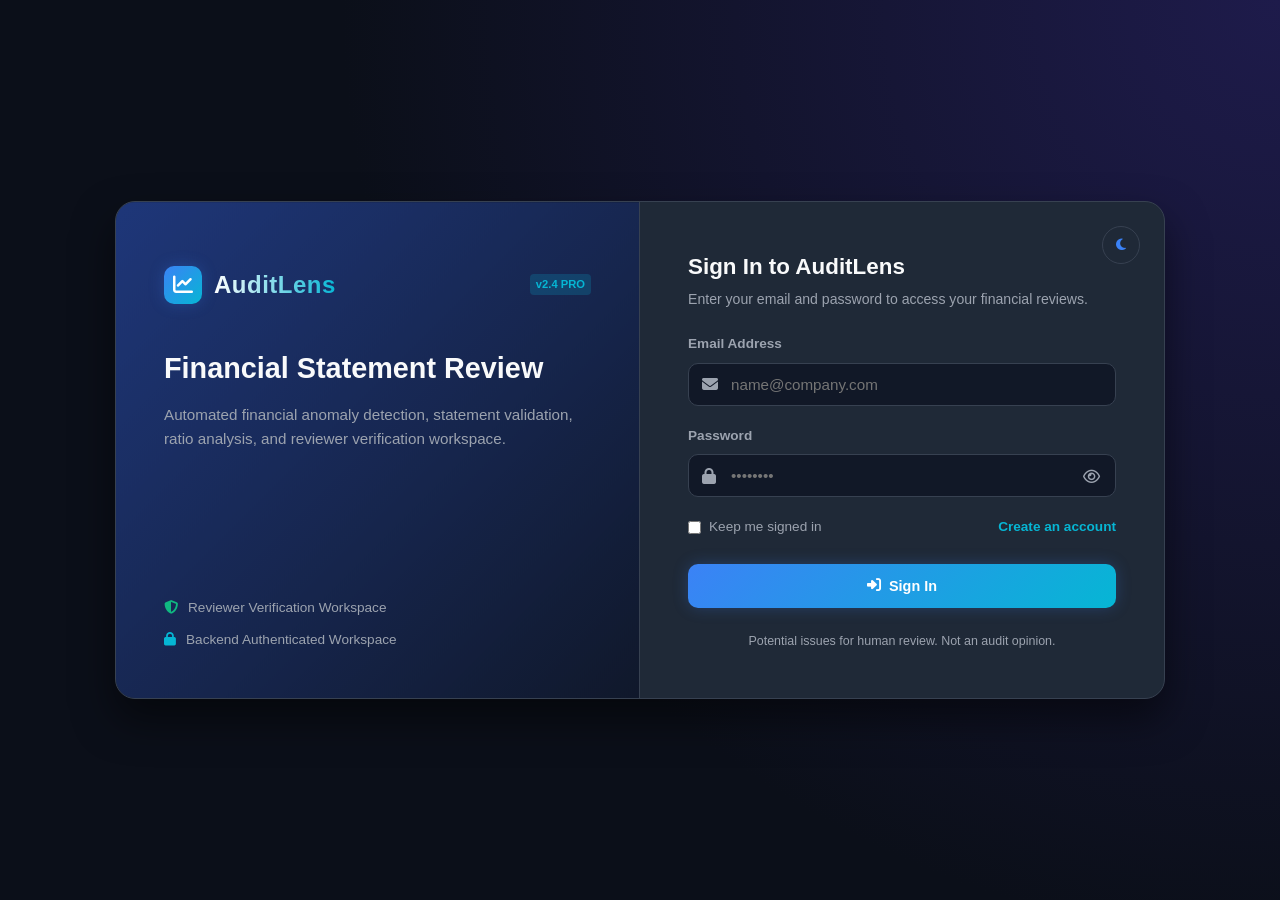
<file: ui/index.html>
<!DOCTYPE html>
<html lang="en">
<head>
  <meta charset="UTF-8">
  <meta name="viewport" content="width=device-width, initial-scale=1.0">
  <title>AuditLens - Financial Review Portal Sign In</title>
  <link rel="stylesheet" href="css/style.css">
  <link rel="stylesheet" href="https://cdnjs.cloudflare.com/ajax/libs/font-awesome/6.4.0/css/all.min.css">
  <style>
    body.login-page {
      background: radial-gradient(circle at top right, #1e1b4b, #0b0f19 60%);
      display: flex;
      align-items: center;
      justify-content: center;
      padding: 20px;
      min-height: 100vh;
    }
    .login-wrapper {
      width: 100%;
      max-width: 1050px;
      display: grid;
      grid-template-columns: 1fr 1fr;
      background-color: var(--bg-card);
      border: 1px solid var(--border-color);
      border-radius: 20px;
      overflow: hidden;
      box-shadow: 0 20px 40px rgba(0, 0, 0, 0.5);
    }
    .login-banner {
      background: linear-gradient(135deg, rgba(30, 58, 138, 0.8), rgba(15, 23, 42, 0.95)), url('https://images.unsplash.com/photo-1611974789855-9c2a0a7236a3?auto=format&fit=crop&w=800&q=80');
      background-size: cover;
      background-position: center;
      padding: 48px;
      display: flex;
      flex-direction: column;
      justify-content: space-between;
      border-right: 1px solid var(--border-color);
    }
    .login-form-area {
      padding: 48px;
      display: flex;
      flex-direction: column;
      justify-content: center;
      position: relative;
    }
    .input-group {
      margin-bottom: 20px;
      display: flex;
      flex-direction: column;
      gap: 8px;
    }
    .input-group label {
      font-size: 0.85rem;
      font-weight: 600;
      color: var(--text-muted);
    }
    .input-wrapper {
      position: relative;
    }
    .input-wrapper input {
      width: 100%;
      padding: 12px 42px 12px 42px;
      background-color: var(--bg-input);
      border: 1px solid var(--border-color);
      border-radius: var(--radius-md);
      color: var(--text-main);
      font-size: 0.95rem;
    }
    .input-wrapper input:focus {
      outline: none;
      border-color: var(--accent-cyan);
      box-shadow: 0 0 10px rgba(6, 182, 212, 0.2);
    }
    .input-wrapper > i {
      position: absolute;
      left: 14px;
      top: 50%;
      transform: translateY(-50%);
      color: var(--text-muted);
    }
    .toggle-password-btn {
      position: absolute;
      right: 12px;
      top: 50%;
      transform: translateY(-50%);
      background: none;
      border: none;
      color: var(--text-muted);
      cursor: pointer;
      padding: 4px;
      font-size: 0.95rem;
    }
    .toggle-password-btn:hover {
      color: var(--text-main);
    }
    .auth-alert {
      padding: 12px 16px;
      border-radius: var(--radius-md);
      font-size: 0.85rem;
      margin-bottom: 16px;
      display: none;
      align-items: center;
      gap: 10px;
      background: var(--status-danger-bg);
      color: var(--status-danger);
      border: 1px solid rgba(239, 68, 68, 0.3);
    }
    .checkbox-row {
      display: flex;
      align-items: center;
      justify-content: space-between;
      margin-bottom: 20px;
      font-size: 0.85rem;
    }
    .checkbox-row label {
      display: flex;
      align-items: center;
      gap: 8px;
      cursor: pointer;
      color: var(--text-muted);
    }
    .login-footer-line {
      text-align: center;
      margin-top: 24px;
      font-size: 0.78rem;
      color: var(--text-muted);
    }
    @media (max-width: 850px) {
      .login-wrapper {
        grid-template-columns: 1fr;
      }
      .login-banner {
        display: none;
      }
    }
  </style>
</head>
<body class="login-page">

  <div class="login-wrapper">
    <!-- Left Hero Banner -->
    <div class="login-banner">
      <div>
        <div class="brand-header" style="border: none; padding: 0; margin-bottom: 30px;">
          <div class="brand-icon"><i class="fa-solid fa-chart-line"></i></div>
          <div class="brand-name" style="font-size: 1.5rem;">AuditLens</div>
          <span class="brand-tag">v2.4 PRO</span>
        </div>
        <h2 style="font-size: 1.8rem; margin-bottom: 16px; font-weight: 700; line-height: 1.3;">Financial Statement Review</h2>
        <p style="color: var(--text-muted); font-size: 0.95rem; line-height: 1.6;">
          Automated financial anomaly detection, statement validation, ratio analysis, and reviewer verification workspace.
        </p>
      </div>

      <div style="display: flex; flex-direction: column; gap: 12px; margin-top: 40px;">
        <div style="display: flex; align-items: center; gap: 10px; font-size: 0.85rem; color: var(--text-muted);">
          <i class="fa-solid fa-shield-halved" style="color: var(--status-success);"></i> Reviewer Verification Workspace
        </div>
        <div style="display: flex; align-items: center; gap: 10px; font-size: 0.85rem; color: var(--text-muted);">
          <i class="fa-solid fa-lock" style="color: var(--accent-cyan);"></i> Backend Authenticated Workspace
        </div>
      </div>
    </div>

    <!-- Right Sign In Form Area -->
    <div class="login-form-area">
      <button class="header-btn" id="themeToggleBtn" style="position: absolute; top: 24px; right: 24px;" title="Toggle Theme">
        <i class="fa-solid fa-moon"></i>
      </button>

      <div style="margin-bottom: 24px;">
        <h3 style="font-size: 1.4rem; font-weight: 700; margin-bottom: 6px;">Sign In to AuditLens</h3>
        <p style="font-size: 0.88rem; color: var(--text-muted);">Enter your email and password to access your financial reviews.</p>
      </div>

      <div id="authAlertArea" class="auth-alert"></div>

      <form id="loginForm">
        <div class="input-group">
          <label for="emailInput">Email Address</label>
          <div class="input-wrapper">
            <i class="fa-solid fa-envelope"></i>
            <input type="email" id="emailInput" placeholder="name@company.com" autocomplete="email" required>
          </div>
        </div>

        <div class="input-group">
          <label for="passwordInput">Password</label>
          <div class="input-wrapper">
            <i class="fa-solid fa-lock"></i>
            <input type="password" id="passwordInput" placeholder="••••••••" autocomplete="current-password" required>
            <button type="button" class="toggle-password-btn" id="togglePasswordBtn" title="Toggle password visibility">
              <i class="fa-regular fa-eye"></i>
            </button>
          </div>
        </div>

        <div class="checkbox-row">
          <label for="rememberMeCheck">
            <input type="checkbox" id="rememberMeCheck">
            Keep me signed in
          </label>
          <a href="signup.html" style="color: var(--accent-cyan); text-decoration: none; font-weight: 600;">Create an account</a>
        </div>

        <button type="submit" id="loginSubmitBtn" class="btn btn-primary" style="width: 100%; justify-content: center; padding: 14px; margin-top: 6px;">
          <i class="fa-solid fa-right-to-bracket"></i> Sign In
        </button>
      </form>

      <div class="login-footer-line">
        Potential issues for human review. Not an audit opinion.
      </div>
    </div>
  </div>

  <script src="js/theme.js"></script>
  <script src="js/auth.js"></script>
  <script src="js/api.js"></script>
  <script src="js/login.js"></script>
</body>
</html>
</file>
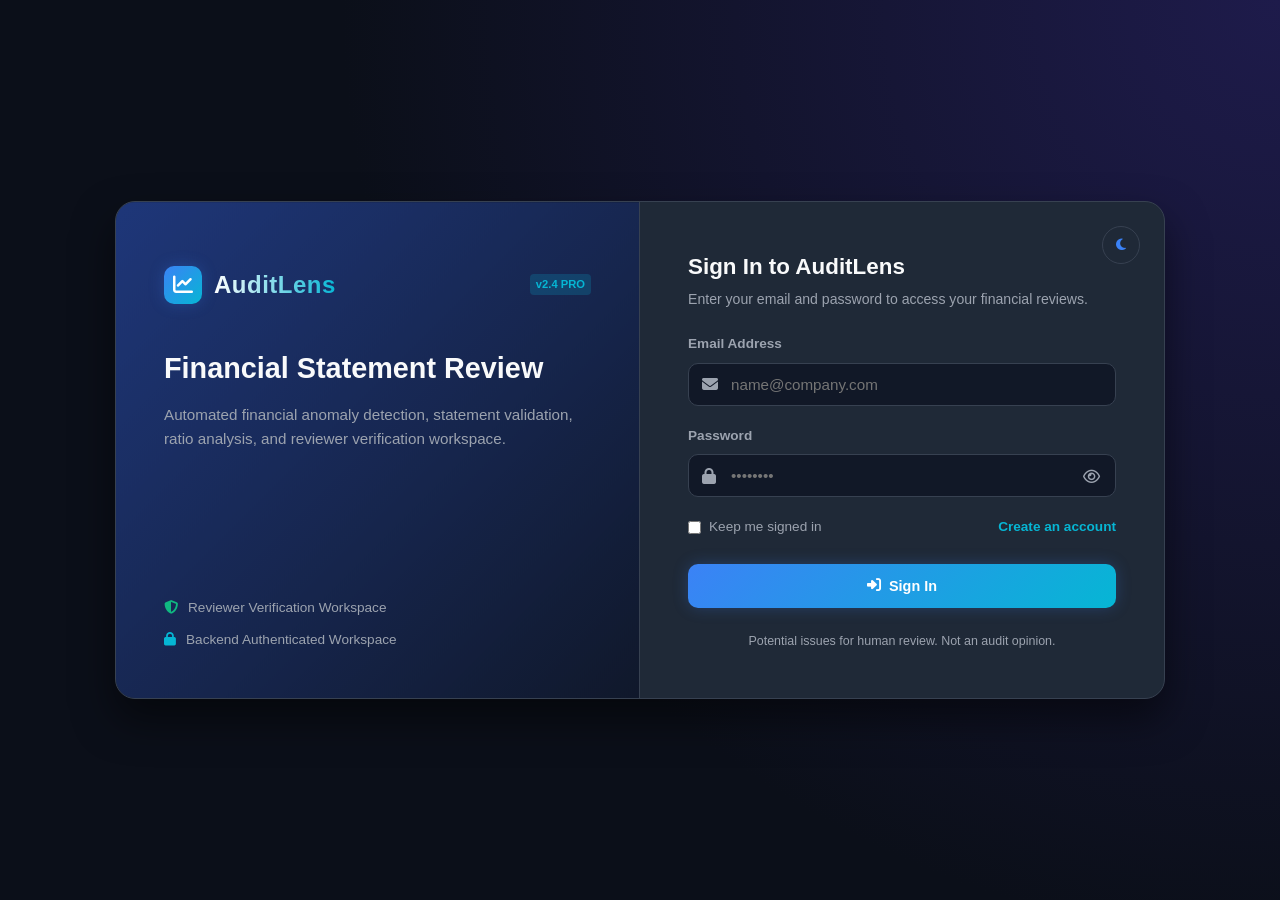
<file: ui/chatbot.html>
<!DOCTYPE html>
<html lang="en">
<head>
  <meta charset="UTF-8">
  <meta name="viewport" content="width=device-width, initial-scale=1.0">
  <title>AuditLens - AI Summary</title>
  <link rel="stylesheet" href="css/style.css">
  <link rel="stylesheet" href="https://cdnjs.cloudflare.com/ajax/libs/font-awesome/6.4.0/css/all.min.css">
</head>
<body>

  <div class="app-container">
    <!-- Sidebar Navigation -->
    <aside class="sidebar">
      <div class="brand-header">
        <div class="brand-icon"><i class="fa-solid fa-chart-line"></i></div>
        <div class="brand-name">AuditLens</div>
        <span class="brand-tag">AGENT</span>
      </div>

      <ul class="nav-menu">
        <li class="nav-item">
          <a href="dashboard.html"><i class="fa-solid fa-gauge-high"></i> Dashboard</a>
        </li>
        <li class="nav-item">
          <a href="upload.html"><i class="fa-solid fa-cloud-arrow-up"></i> Upload Statements</a>
        </li>
        <li class="nav-item">
          <a href="findings.html"><i class="fa-solid fa-triangle-exclamation"></i> Audit Findings</a>
        </li>
        <li class="nav-item">
          <a href="trends.html"><i class="fa-solid fa-chart-area"></i> Ratio Trends</a>
        </li>
        <li class="nav-item">
          <a href="risk.html"><i class="fa-solid fa-shield-cat"></i> Risk Matrix</a>
        </li>
        <li class="nav-item active">
          <a href="chatbot.html"><i class="fa-solid fa-robot"></i> AI Summary</a>
        </li>
      </ul>

      <div class="sidebar-footer">
        <div class="user-profile">
          <div class="avatar" id="userAvatar">FA</div>
          <div class="user-info">
            <span class="user-name" id="userNameDisplay">Auditor User</span>
            <span class="user-role" id="userRoleDisplay">Senior Financial Auditor</span>
          </div>
        </div>
      </div>
    </aside>

    <!-- Main Content Area -->
    <main class="main-wrapper">
      <header class="top-header">
        <div class="page-title-group">
          <h1>AI Executive Statement Summary</h1>
          <p id="summarySubhead">Autonomous AI synthesis of financial statement data, ratios, and risk flags.</p>
        </div>

        <div class="header-actions">
          <button class="header-btn" id="themeToggleBtn" title="Toggle Theme">
            <i class="fa-solid fa-moon"></i>
          </button>
          <button class="btn btn-secondary btn-sm" onclick="signOut()" title="Sign Out">
            <i class="fa-solid fa-right-from-bracket"></i> Sign Out
          </button>
        </div>
      </header>

      <div class="content-container" id="summaryContainer">
        <!-- Will be populated dynamically by js/chatbot.js -->
      </div>
    </main>
  </div>

  <script src="js/theme.js"></script>
  <script src="js/auth.js"></script>
  <script src="js/api.js"></script>
  <script src="js/chatbot.js"></script>
</body>
</html>
</file>
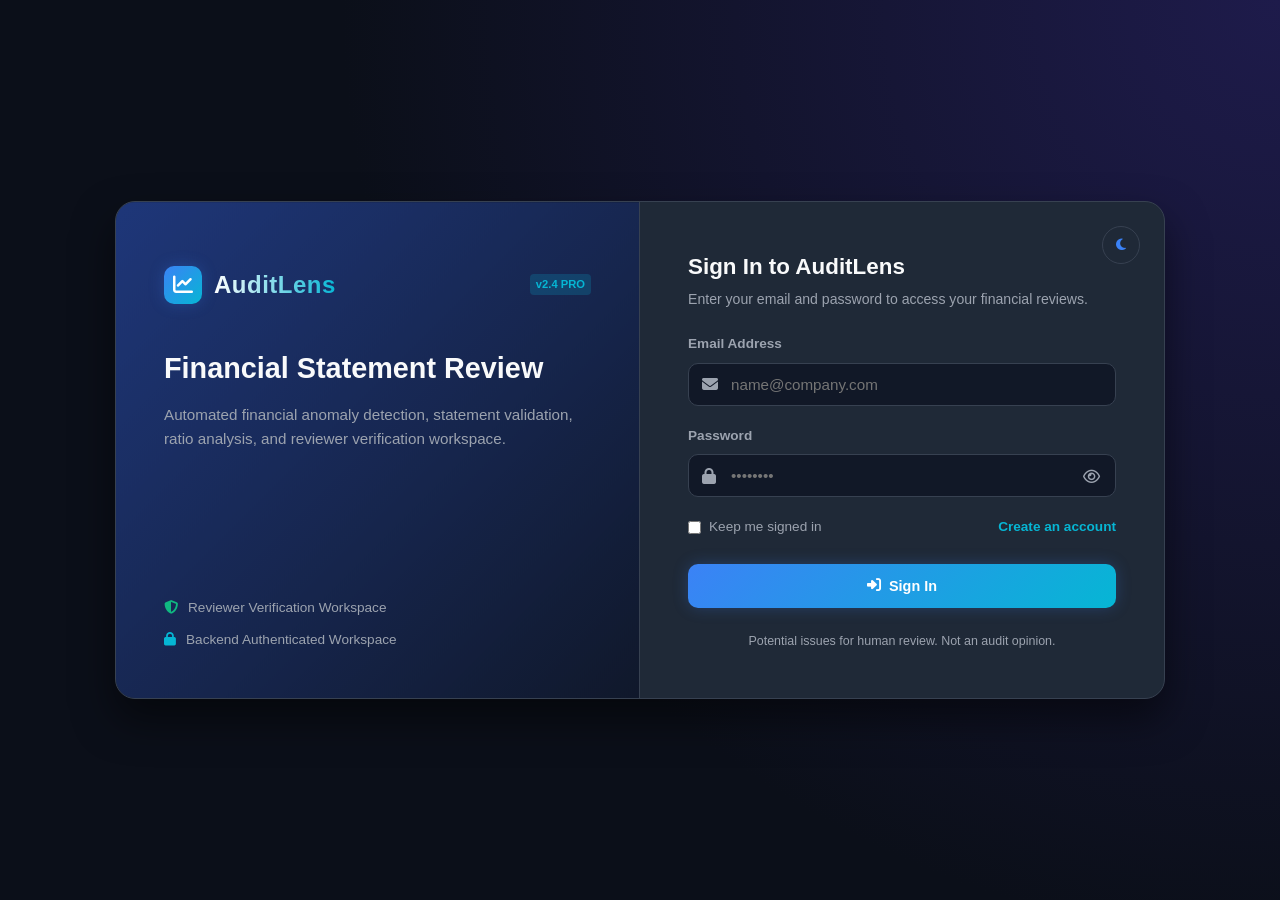
<file: ui/findings.html>
<!DOCTYPE html>
<html lang="en">
<head>
  <meta charset="UTF-8">
  <meta name="viewport" content="width=device-width, initial-scale=1.0">
  <title>AuditLens - Audit & Anomaly Findings</title>
  <link rel="stylesheet" href="css/style.css">
  <link rel="stylesheet" href="https://cdnjs.cloudflare.com/ajax/libs/font-awesome/6.4.0/css/all.min.css">
</head>
<body>

  <div class="app-container">
    <!-- Sidebar Navigation -->
    <aside class="sidebar">
      <div class="brand-header">
        <div class="brand-icon"><i class="fa-solid fa-chart-line"></i></div>
        <div class="brand-name">AuditLens</div>
        <span class="brand-tag">AGENT</span>
      </div>

      <ul class="nav-menu">
        <li class="nav-item">
          <a href="dashboard.html"><i class="fa-solid fa-gauge-high"></i> Dashboard</a>
        </li>
        <li class="nav-item">
          <a href="upload.html"><i class="fa-solid fa-cloud-arrow-up"></i> Upload Statements</a>
        </li>
        <li class="nav-item active">
          <a href="findings.html"><i class="fa-solid fa-triangle-exclamation"></i> Audit Findings</a>
        </li>
        <li class="nav-item">
          <a href="trends.html"><i class="fa-solid fa-chart-area"></i> Ratio Trends</a>
        </li>
        <li class="nav-item">
          <a href="risk.html"><i class="fa-solid fa-shield-cat"></i> Risk Matrix</a>
        </li>
        <li class="nav-item">
          <a href="chatbot.html"><i class="fa-solid fa-robot"></i> AI Summary</a>
        </li>
      </ul>

      <div class="sidebar-footer">
        <div class="user-profile">
          <div class="avatar" id="userAvatar">FA</div>
          <div class="user-info">
            <span class="user-name" id="userNameDisplay">Auditor User</span>
            <span class="user-role" id="userRoleDisplay">Senior Financial Auditor</span>
          </div>
        </div>
      </div>
    </aside>

    <!-- Main Content Area -->
    <main class="main-wrapper">
      <header class="top-header">
        <div class="page-title-group">
          <h1>Potential Issues Requiring Review</h1>
          <p id="findingsSubhead">Potential inconsistencies and anomaly flags detected by AuditLens review rules.</p>
        </div>

        <div class="header-actions">
          <button class="header-btn" id="themeToggleBtn" title="Toggle Theme">
            <i class="fa-solid fa-moon"></i>
          </button>
          <button class="btn btn-secondary btn-sm" id="exportCsvBtn"><i class="fa-solid fa-download"></i> Export CSV Report</button>
          <button class="btn btn-secondary btn-sm" onclick="signOut()" title="Sign Out">
            <i class="fa-solid fa-right-from-bracket"></i> Sign Out
          </button>
        </div>
      </header>

      <div class="content-container" id="findingsContainer">
        <!-- Filter Bar Card -->
        <div class="card" style="padding: 18px 24px;">
          <div style="display: flex; gap: 16px; flex-wrap: wrap; align-items: center; justify-content: space-between;">
            <div style="display: flex; gap: 12px; flex-wrap: wrap; flex: 1;">
              <div class="search-bar" style="min-width: 240px;">
                <i class="fa-solid fa-magnifying-glass"></i>
                <input type="text" id="filterKeyword" placeholder="Search finding ref, description, metric...">
              </div>

              <select id="filterSource" class="btn btn-secondary" style="padding: 8px 14px; font-size: 0.85rem;">
                <option value="ALL">All Sources</option>
                <option value="Validation">Validation Rule</option>
                <option value="Anomaly">Anomaly Flag</option>
                <option value="Deviation">Trend Deviation</option>
                <option value="Recurring">Recurring Issue</option>
                <option value="Peer">Peer Comparison</option>
              </select>

              <select id="filterSeverity" class="btn btn-secondary" style="padding: 8px 14px; font-size: 0.85rem;">
                <option value="ALL">All Severities</option>
                <option value="CRITICAL">Critical</option>
                <option value="HIGH">High</option>
                <option value="MEDIUM">Medium</option>
                <option value="LOW">Low</option>
              </select>

              <select id="filterCompany" class="btn btn-secondary" style="padding: 8px 14px; font-size: 0.85rem;">
                <option value="ALL">All Companies</option>
              </select>
            </div>

            <div style="font-size: 0.85rem; color: var(--text-muted);">
              Showing <strong id="findingsCount" style="color: var(--accent-cyan);">0</strong> Potential Issues
            </div>
          </div>
        </div>

        <!-- Findings Table -->
        <div class="card">
          <div class="table-responsive">
            <table class="custom-table" id="findingsTable">
              <thead>
                <tr>
                  <th>Finding Ref</th>
                  <th>Source</th>
                  <th>Topic / Rule</th>
                  <th>Description</th>
                  <th>Severity</th>
                  <th>Status</th>
                  <th>Action</th>
                </tr>
              </thead>
              <tbody id="findingsTableBody">
                <!-- Data populated dynamically -->
              </tbody>
            </table>
          </div>
        </div>

        <footer class="page-footer">
          Potential issues for human review. Not an audit opinion.
        </footer>
      </div>
    </main>
  </div>

  <!-- Detail / Inspect Modal -->
  <div class="modal-backdrop" id="findingModal">
    <div class="modal-card">
      <button class="modal-close" id="modalCloseBtn"><i class="fa-solid fa-xmark"></i></button>
      
      <div style="display: flex; align-items: center; gap: 12px; margin-bottom: 16px;">
        <span class="badge" id="modalSeverityBadge">HIGH</span>
        <span style="color: var(--text-muted); font-size: 0.85rem;" id="modalRefId">-</span>
        <span class="badge badge-low" id="modalSourceBadge">Source</span>
      </div>

      <h2 id="modalTitle" style="font-size: 1.35rem; font-weight: 700; margin-bottom: 12px; color: var(--text-main);">Finding Detail</h2>
      
      <div style="background-color: var(--bg-input); border: 1px solid var(--border-color); border-radius: var(--radius-md); padding: 16px; margin-bottom: 20px;">
        <div style="font-size: 0.8rem; color: var(--accent-cyan); font-weight: 600; margin-bottom: 6px;">
          <i class="fa-solid fa-robot"></i> AuditLens Agent Findings & Reasoning:
        </div>
        <p id="modalReasoning" style="font-size: 0.9rem; color: var(--text-main); line-height: 1.6;">-</p>
      </div>

      <!-- Additional Details Key-Value Grid -->
      <div id="modalDetailsGrid" style="display: grid; grid-template-columns: 1fr 1fr; gap: 12px; margin-bottom: 20px; font-size: 0.88rem;"></div>

      <!-- Action Recording Status & Buttons -->
      <div id="modalActionStatusArea" style="margin-bottom: 16px; display: none;" class="badge badge-low"></div>

      <div style="border-top: 1px solid var(--border-color); padding-top: 16px; display: flex; justify-content: flex-end; gap: 10px; flex-wrap: wrap;">
        <button class="btn btn-secondary btn-sm" id="modalAcknowledgeBtn">
          <i class="fa-solid fa-check"></i> Acknowledge
        </button>
        <button class="btn btn-secondary btn-sm" id="modalFlagBtn">
          <i class="fa-solid fa-flag"></i> Flag for Follow-up
        </button>
        <button class="btn btn-secondary btn-sm" id="modalDismissBtn">
          <i class="fa-solid fa-xmark"></i> Dismiss
        </button>
      </div>
    </div>
  </div>

  <script src="js/theme.js"></script>
  <script src="js/auth.js"></script>
  <script src="js/api.js"></script>
  <script src="js/findings.js"></script>
</body>
</html>
</file>
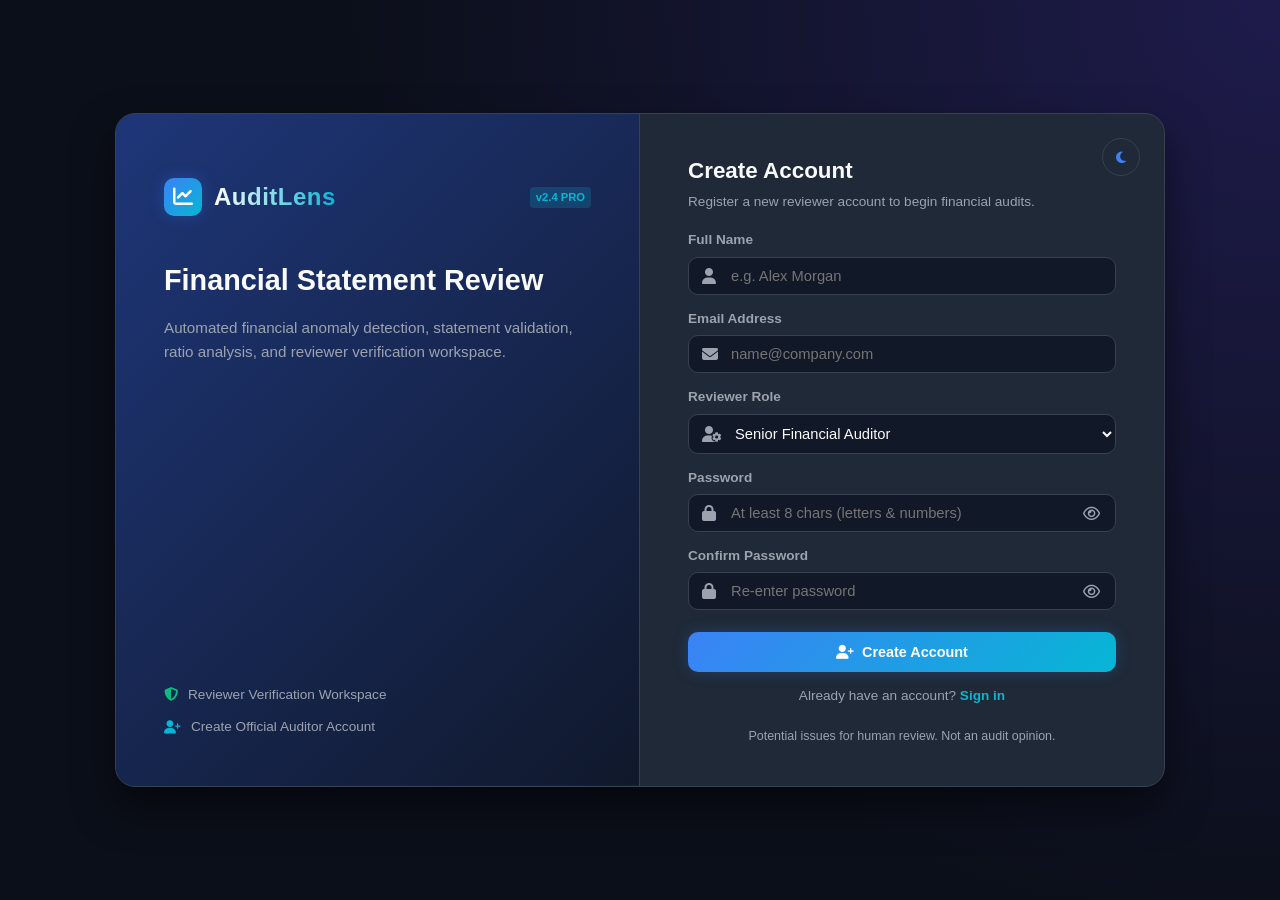
<file: ui/signup.html>
<!DOCTYPE html>
<html lang="en">
<head>
  <meta charset="UTF-8">
  <meta name="viewport" content="width=device-width, initial-scale=1.0">
  <title>AuditLens - Create Account</title>
  <link rel="stylesheet" href="css/style.css">
  <link rel="stylesheet" href="https://cdnjs.cloudflare.com/ajax/libs/font-awesome/6.4.0/css/all.min.css">
  <style>
    body.login-page {
      background: radial-gradient(circle at top right, #1e1b4b, #0b0f19 60%);
      display: flex;
      align-items: center;
      justify-content: center;
      padding: 20px;
      min-height: 100vh;
    }
    .login-wrapper {
      width: 100%;
      max-width: 1050px;
      display: grid;
      grid-template-columns: 1fr 1fr;
      background-color: var(--bg-card);
      border: 1px solid var(--border-color);
      border-radius: 20px;
      overflow: hidden;
      box-shadow: 0 20px 40px rgba(0, 0, 0, 0.5);
    }
    .login-banner {
      background: linear-gradient(135deg, rgba(30, 58, 138, 0.8), rgba(15, 23, 42, 0.95)), url('https://images.unsplash.com/photo-1611974789855-9c2a0a7236a3?auto=format&fit=crop&w=800&q=80');
      background-size: cover;
      background-position: center;
      padding: 48px;
      display: flex;
      flex-direction: column;
      justify-content: space-between;
      border-right: 1px solid var(--border-color);
    }
    .login-form-area {
      padding: 40px 48px;
      display: flex;
      flex-direction: column;
      justify-content: center;
      position: relative;
    }
    .input-group {
      margin-bottom: 14px;
      display: flex;
      flex-direction: column;
      gap: 6px;
    }
    .input-group label {
      font-size: 0.85rem;
      font-weight: 600;
      color: var(--text-muted);
    }
    .input-wrapper {
      position: relative;
    }
    .input-wrapper input, .input-wrapper select {
      width: 100%;
      padding: 10px 42px 10px 42px;
      background-color: var(--bg-input);
      border: 1px solid var(--border-color);
      border-radius: var(--radius-md);
      color: var(--text-main);
      font-size: 0.92rem;
    }
    .input-wrapper input:focus, .input-wrapper select:focus {
      outline: none;
      border-color: var(--accent-cyan);
      box-shadow: 0 0 10px rgba(6, 182, 212, 0.2);
    }
    .input-wrapper > i {
      position: absolute;
      left: 14px;
      top: 50%;
      transform: translateY(-50%);
      color: var(--text-muted);
    }
    .toggle-password-btn {
      position: absolute;
      right: 12px;
      top: 50%;
      transform: translateY(-50%);
      background: none;
      border: none;
      color: var(--text-muted);
      cursor: pointer;
      padding: 4px;
      font-size: 0.95rem;
    }
    .toggle-password-btn:hover {
      color: var(--text-main);
    }
    .field-error {
      font-size: 0.78rem;
      color: var(--status-danger);
      margin-top: 2px;
      display: none;
    }
    .auth-alert {
      padding: 12px 16px;
      border-radius: var(--radius-md);
      font-size: 0.85rem;
      margin-bottom: 14px;
      display: none;
      align-items: center;
      gap: 10px;
    }
    .auth-alert.error {
      background: var(--status-danger-bg);
      color: var(--status-danger);
      border: 1px solid rgba(239, 68, 68, 0.3);
    }
    .auth-alert.success {
      background: rgba(16, 185, 129, 0.15);
      color: var(--status-success);
      border: 1px solid rgba(16, 185, 129, 0.3);
    }
    .login-footer-line {
      text-align: center;
      margin-top: 20px;
      font-size: 0.78rem;
      color: var(--text-muted);
    }
    @media (max-width: 850px) {
      .login-wrapper {
        grid-template-columns: 1fr;
      }
      .login-banner {
        display: none;
      }
    }
  </style>
</head>
<body class="login-page">

  <div class="login-wrapper">
    <!-- Left Hero Banner -->
    <div class="login-banner">
      <div>
        <div class="brand-header" style="border: none; padding: 0; margin-bottom: 30px;">
          <div class="brand-icon"><i class="fa-solid fa-chart-line"></i></div>
          <div class="brand-name" style="font-size: 1.5rem;">AuditLens</div>
          <span class="brand-tag">v2.4 PRO</span>
        </div>
        <h2 style="font-size: 1.8rem; margin-bottom: 16px; font-weight: 700; line-height: 1.3;">Financial Statement Review</h2>
        <p style="color: var(--text-muted); font-size: 0.95rem; line-height: 1.6;">
          Automated financial anomaly detection, statement validation, ratio analysis, and reviewer verification workspace.
        </p>
      </div>

      <div style="display: flex; flex-direction: column; gap: 12px; margin-top: 40px;">
        <div style="display: flex; align-items: center; gap: 10px; font-size: 0.85rem; color: var(--text-muted);">
          <i class="fa-solid fa-shield-halved" style="color: var(--status-success);"></i> Reviewer Verification Workspace
        </div>
        <div style="display: flex; align-items: center; gap: 10px; font-size: 0.85rem; color: var(--text-muted);">
          <i class="fa-solid fa-user-plus" style="color: var(--accent-cyan);"></i> Create Official Auditor Account
        </div>
      </div>
    </div>

    <!-- Right Create Account Form Area -->
    <div class="login-form-area">
      <button class="header-btn" id="themeToggleBtn" style="position: absolute; top: 24px; right: 24px;" title="Toggle Theme">
        <i class="fa-solid fa-moon"></i>
      </button>

      <div style="margin-bottom: 18px;">
        <h3 style="font-size: 1.4rem; font-weight: 700; margin-bottom: 4px;">Create Account</h3>
        <p style="font-size: 0.85rem; color: var(--text-muted);">Register a new reviewer account to begin financial audits.</p>
      </div>

      <div id="authAlertArea" class="auth-alert"></div>

      <form id="signupForm" novalidate>
        <div class="input-group">
          <label for="regNameInput">Full Name</label>
          <div class="input-wrapper">
            <i class="fa-solid fa-user"></i>
            <input type="text" id="regNameInput" placeholder="e.g. Alex Morgan" required>
          </div>
          <div class="field-error" id="nameError"></div>
        </div>

        <div class="input-group">
          <label for="regEmailInput">Email Address</label>
          <div class="input-wrapper">
            <i class="fa-solid fa-envelope"></i>
            <input type="email" id="regEmailInput" placeholder="name@company.com" autocomplete="email" required>
          </div>
          <div class="field-error" id="emailError"></div>
        </div>

        <div class="input-group">
          <label for="regRoleSelect">Reviewer Role</label>
          <div class="input-wrapper">
            <i class="fa-solid fa-user-gear"></i>
            <select id="regRoleSelect" required>
              <option value="Senior Financial Auditor" selected>Senior Financial Auditor</option>
              <option value="Chief Financial Officer (CFO)">Chief Financial Officer (CFO)</option>
              <option value="Risk & Compliance Analyst">Risk & Compliance Analyst</option>
            </select>
          </div>
          <div class="field-error" id="roleError"></div>
        </div>

        <div class="input-group">
          <label for="regPasswordInput">Password</label>
          <div class="input-wrapper">
            <i class="fa-solid fa-lock"></i>
            <input type="password" id="regPasswordInput" placeholder="At least 8 chars (letters & numbers)" autocomplete="new-password" required>
            <button type="button" class="toggle-password-btn" id="toggleRegPasswordBtn" title="Toggle password visibility">
              <i class="fa-regular fa-eye"></i>
            </button>
          </div>
          <div class="field-error" id="passwordError"></div>
        </div>

        <div class="input-group">
          <label for="regConfirmPasswordInput">Confirm Password</label>
          <div class="input-wrapper">
            <i class="fa-solid fa-lock"></i>
            <input type="password" id="regConfirmPasswordInput" placeholder="Re-enter password" autocomplete="new-password" required>
            <button type="button" class="toggle-password-btn" id="toggleConfirmPasswordBtn" title="Toggle password visibility">
              <i class="fa-regular fa-eye"></i>
            </button>
          </div>
          <div class="field-error" id="confirmPasswordError"></div>
        </div>

        <button type="submit" id="signupSubmitBtn" class="btn btn-primary" style="width: 100%; justify-content: center; padding: 12px; margin-top: 8px;">
          <i class="fa-solid fa-user-plus"></i> Create Account
        </button>
      </form>

      <div style="text-align: center; margin-top: 14px; font-size: 0.85rem; color: var(--text-muted);">
        Already have an account? <a href="index.html" style="color: var(--accent-cyan); text-decoration: none; font-weight: 600;">Sign in</a>
      </div>

      <div class="login-footer-line">
        Potential issues for human review. Not an audit opinion.
      </div>
    </div>
  </div>

  <script src="js/theme.js"></script>
  <script src="js/auth.js"></script>
  <script src="js/api.js"></script>
  <script src="js/signup.js"></script>
</body>
</html>
</file>
<file: ui/css/style.css>
/* ==========================================================================
   AuditLens - Financial Review Agent Unified Stylesheet
   ========================================================================== */

:root {
  /* Color Palette - Fintech Dark Theme */
  --bg-dark: #0b0f19;
  --bg-sidebar: #111827;
  --bg-card: #1f2937;
  --bg-card-hover: #374151;
  --bg-input: #111827;
  --border-color: #374151;
  --border-light: #4b5563;

  /* Accent Colors */
  --accent-blue: #3b82f6;
  --accent-cyan: #06b6d4;
  --accent-cyan-glow: rgba(6, 182, 212, 0.2);
  --accent-indigo: #6366f1;

  /* Status Colors */
  --status-success: #10b981;
  --status-success-bg: rgba(16, 185, 129, 0.15);
  --status-warning: #f59e0b;
  --status-warning-bg: rgba(245, 158, 11, 0.15);
  --status-danger: #ef4444;
  --status-danger-bg: rgba(239, 68, 68, 0.15);
  --status-info: #3b82f6;
  --status-info-bg: rgba(59, 130, 246, 0.15);

  /* Typography */
  --text-main: #f9fafb;
  --text-muted: #9ca3af;
  --text-dim: #6b7280;
  --font-family: 'Inter', -apple-system, BlinkMacSystemFont, 'Segoe UI', Roboto, sans-serif;

  /* Layout Sizes */
  --sidebar-width: 260px;
  --header-height: 70px;
  --radius-sm: 6px;
  --radius-md: 10px;
  --radius-lg: 16px;

  /* Shadows */
  --shadow-card: 0 4px 20px -2px rgba(0, 0, 0, 0.4);
  --shadow-glow: 0 0 15px rgba(59, 130, 246, 0.25);
}

/* Light Theme Overrides */
[data-theme="light"] {
  --bg-dark: #f8fafc;
  --bg-sidebar: #ffffff;
  --bg-card: #ffffff;
  --bg-card-hover: #f1f5f9;
  --bg-input: #f8fafc;
  --border-color: #e2e8f0;
  --border-light: #cbd5e1;

  --text-main: #0f172a;
  --text-muted: #475569;
  --text-dim: #64748b;

  --shadow-card: 0 4px 18px -2px rgba(0, 0, 0, 0.08);
}

[data-theme="light"] .top-header {
  background-color: rgba(255, 255, 255, 0.85);
}

[data-theme="light"] .brand-name {
  background: linear-gradient(90deg, #0f172a, var(--accent-blue));
  -webkit-background-clip: text;
  -webkit-text-fill-color: transparent;
}

[data-theme="light"] .kpi-card {
  background: linear-gradient(145deg, #ffffff, #f8fafc);
}

[data-theme="light"] .custom-table th {
  background-color: #f1f5f9;
  color: #475569;
}

[data-theme="light"] .custom-table tbody tr:hover {
  background-color: rgba(0, 0, 0, 0.02);
}

/* Reset & Base Styles */
* {
  margin: 0;
  padding: 0;
  box-sizing: border-box;
}

body {
  font-family: var(--font-family);
  background-color: var(--bg-dark);
  color: var(--text-main);
  line-height: 1.5;
  min-height: 100vh;
  display: flex;
  overflow-x: hidden;
}

a {
  color: var(--accent-cyan);
  text-decoration: none;
  transition: color 0.2s ease;
}

a:hover {
  color: var(--accent-blue);
}

/* Layout Shell */
.app-container {
  display: flex;
  width: 100vw;
  min-height: 100vh;
}

/* Sidebar Navigation */
.sidebar {
  width: var(--sidebar-width);
  background-color: var(--bg-sidebar);
  border-right: 1px solid var(--border-color);
  display: flex;
  flex-direction: column;
  position: fixed;
  top: 0;
  bottom: 0;
  left: 0;
  z-index: 100;
  transition: all 0.3s ease;
}

.brand-header {
  height: var(--header-height);
  display: flex;
  align-items: center;
  gap: 12px;
  padding: 0 24px;
  border-bottom: 1px solid var(--border-color);
}

.brand-icon {
  width: 38px;
  height: 38px;
  background: linear-gradient(135deg, var(--accent-blue), var(--accent-cyan));
  border-radius: var(--radius-md);
  display: flex;
  align-items: center;
  justify-content: center;
  font-size: 20px;
  color: #fff;
  box-shadow: var(--shadow-glow);
}

.brand-name {
  font-size: 1.15rem;
  font-weight: 700;
  letter-spacing: 0.5px;
  background: linear-gradient(90deg, #ffffff, var(--accent-cyan));
  -webkit-background-clip: text;
  -webkit-text-fill-color: transparent;
}

.brand-tag {
  font-size: 0.7rem;
  color: var(--accent-cyan);
  background: var(--accent-cyan-glow);
  padding: 2px 6px;
  border-radius: 4px;
  margin-left: auto;
  font-weight: 600;
}

.nav-menu {
  list-style: none;
  padding: 20px 12px;
  display: flex;
  flex-direction: column;
  gap: 6px;
  flex: 1;
}

.nav-item a {
  display: flex;
  align-items: center;
  gap: 14px;
  padding: 12px 16px;
  color: var(--text-muted);
  font-size: 0.95rem;
  font-weight: 500;
  border-radius: var(--radius-md);
  transition: all 0.2s ease;
}

.nav-item a:hover {
  background-color: rgba(255, 255, 255, 0.05);
  color: var(--text-main);
}

.nav-item.active a {
  background: linear-gradient(90deg, rgba(59, 130, 246, 0.15), rgba(6, 182, 212, 0.1));
  color: var(--accent-cyan);
  border-left: 3px solid var(--accent-cyan);
  font-weight: 600;
}

.nav-item a i {
  font-size: 1.1rem;
  width: 22px;
  text-align: center;
}

.sidebar-footer {
  padding: 16px 20px;
  border-top: 1px solid var(--border-color);
}

.user-profile {
  display: flex;
  align-items: center;
  gap: 12px;
}

.avatar {
  width: 36px;
  height: 36px;
  border-radius: 50%;
  background: linear-gradient(135deg, #6366f1, #a855f7);
  display: flex;
  align-items: center;
  justify-content: center;
  font-weight: 600;
  font-size: 0.9rem;
  color: white;
}

.user-info {
  display: flex;
  flex-direction: column;
}

.user-name {
  font-size: 0.85rem;
  font-weight: 600;
  color: var(--text-main);
}

.user-role {
  font-size: 0.75rem;
  color: var(--text-muted);
}

/* Main Content Area */
.main-wrapper {
  margin-left: var(--sidebar-width);
  flex: 1;
  display: flex;
  flex-direction: column;
  min-height: 100vh;
  width: calc(100vw - var(--sidebar-width));
}

/* Top Header Bar */
.top-header {
  height: var(--header-height);
  background-color: rgba(17, 24, 39, 0.8);
  backdrop-filter: blur(10px);
  border-bottom: 1px solid var(--border-color);
  display: flex;
  align-items: center;
  justify-content: space-between;
  padding: 0 32px;
  position: sticky;
  top: 0;
  z-index: 90;
}

.page-title-group h1 {
  font-size: 1.35rem;
  font-weight: 700;
  color: var(--text-main);
}

.page-title-group p {
  font-size: 0.82rem;
  color: var(--text-muted);
}

.header-actions {
  display: flex;
  align-items: center;
  gap: 16px;
}

.search-bar {
  position: relative;
}

.search-bar input {
  background-color: var(--bg-card);
  border: 1px solid var(--border-color);
  border-radius: 20px;
  padding: 8px 16px 8px 38px;
  color: var(--text-main);
  font-size: 0.88rem;
  width: 240px;
  transition: all 0.2s ease;
}

.search-bar input:focus {
  outline: none;
  border-color: var(--accent-cyan);
  box-shadow: 0 0 10px rgba(6, 182, 212, 0.2);
  width: 280px;
}

.search-bar i {
  position: absolute;
  left: 14px;
  top: 50%;
  transform: translateY(-50%);
  color: var(--text-muted);
  font-size: 0.9rem;
}

.header-btn {
  background: var(--bg-card);
  border: 1px solid var(--border-color);
  color: var(--text-main);
  width: 38px;
  height: 38px;
  border-radius: 50%;
  display: flex;
  align-items: center;
  justify-content: center;
  cursor: pointer;
  position: relative;
  transition: background 0.2s ease;
}

.header-btn:hover {
  background-color: var(--bg-card-hover);
}

.badge-dot {
  position: absolute;
  top: 8px;
  right: 8px;
  width: 8px;
  height: 8px;
  background-color: var(--accent-cyan);
  border-radius: 50%;
}

.content-container {
  padding: 32px;
  flex: 1;
  display: flex;
  flex-direction: column;
  gap: 24px;
}

/* Base Cards & Components */
.card {
  background-color: var(--bg-card);
  border: 1px solid var(--border-color);
  border-radius: var(--radius-lg);
  padding: 24px;
  box-shadow: var(--shadow-card);
}

.card-header {
  display: flex;
  align-items: center;
  justify-content: space-between;
  margin-bottom: 20px;
}

.card-title {
  font-size: 1.05rem;
  font-weight: 600;
  color: var(--text-main);
  display: flex;
  align-items: center;
  gap: 10px;
}

.card-title i {
  color: var(--accent-cyan);
}

/* KPI Summary Cards Grid */
.kpi-grid {
  display: grid;
  grid-template-columns: repeat(auto-fit, minmax(220px, 1fr));
  gap: 20px;
}

.kpi-card {
  background: linear-gradient(145deg, #1f2937, #111827);
  border: 1px solid var(--border-color);
  border-radius: var(--radius-lg);
  padding: 20px;
  display: flex;
  flex-direction: column;
  position: relative;
  overflow: hidden;
}

.kpi-card::after {
  content: '';
  position: absolute;
  top: 0;
  left: 0;
  width: 4px;
  height: 100%;
  background: var(--accent-blue);
}

.kpi-card.cyan::after { background: var(--accent-cyan); }
.kpi-card.emerald::after { background: var(--status-success); }
.kpi-card.amber::after { background: var(--status-warning); }
.kpi-card.rose::after { background: var(--status-danger); }

.kpi-header {
  display: flex;
  align-items: center;
  justify-content: space-between;
  color: var(--text-muted);
  font-size: 0.85rem;
  margin-bottom: 10px;
}

.kpi-icon {
  width: 32px;
  height: 32px;
  border-radius: var(--radius-sm);
  display: flex;
  align-items: center;
  justify-content: center;
  background: rgba(255, 255, 255, 0.05);
  color: var(--accent-cyan);
}

.kpi-value {
  font-size: 1.75rem;
  font-weight: 700;
  color: var(--text-main);
  margin-bottom: 8px;
}

.kpi-footer {
  display: flex;
  align-items: center;
  gap: 6px;
  font-size: 0.8rem;
}

.trend-up { color: var(--status-success); font-weight: 600; }
.trend-down { color: var(--status-danger); font-weight: 600; }

/* Status Badges */
.badge {
  display: inline-flex;
  align-items: center;
  gap: 6px;
  padding: 4px 10px;
  border-radius: 20px;
  font-size: 0.75rem;
  font-weight: 600;
  text-transform: uppercase;
  letter-spacing: 0.5px;
}

.badge-critical { background: var(--status-danger-bg); color: var(--status-danger); border: 1px solid rgba(239,68,68,0.3); }
.badge-high { background: var(--status-warning-bg); color: var(--status-warning); border: 1px solid rgba(245,158,11,0.3); }
.badge-medium { background: var(--status-info-bg); color: var(--status-info); border: 1px solid rgba(59,130,246,0.3); }
.badge-low { background: var(--status-success-bg); color: var(--status-success); border: 1px solid rgba(16,185,129,0.3); }

/* Custom Buttons */
.btn {
  display: inline-flex;
  align-items: center;
  gap: 8px;
  padding: 10px 20px;
  border-radius: var(--radius-md);
  font-size: 0.9rem;
  font-weight: 600;
  cursor: pointer;
  border: none;
  transition: all 0.2s ease;
}

.btn-primary {
  background: linear-gradient(135deg, var(--accent-blue), var(--accent-cyan));
  color: #fff;
  box-shadow: var(--shadow-glow);
}

.btn-primary:hover {
  opacity: 0.92;
  transform: translateY(-1px);
}

.btn-secondary {
  background-color: var(--bg-card);
  border: 1px solid var(--border-color);
  color: var(--text-main);
}

.btn-secondary:hover {
  background-color: var(--bg-card-hover);
}

.btn-sm {
  padding: 6px 12px;
  font-size: 0.8rem;
}

/* Tables */
.table-responsive {
  width: 100%;
  overflow-x: auto;
}

.custom-table {
  width: 100%;
  border-collapse: collapse;
  text-align: left;
}

.custom-table th {
  background-color: rgba(17, 24, 39, 0.6);
  color: var(--text-muted);
  font-size: 0.8rem;
  text-transform: uppercase;
  letter-spacing: 0.8px;
  padding: 14px 18px;
  border-bottom: 1px solid var(--border-color);
}

.custom-table td {
  padding: 14px 18px;
  border-bottom: 1px solid var(--border-color);
  color: var(--text-main);
  font-size: 0.9rem;
}

.custom-table tbody tr {
  transition: background 0.15s ease;
}

.custom-table tbody tr:hover {
  background-color: rgba(255, 255, 255, 0.03);
}

/* Modals */
.modal-backdrop {
  position: fixed;
  top: 0;
  left: 0;
  width: 100vw;
  height: 100vh;
  background: rgba(0, 0, 0, 0.7);
  backdrop-filter: blur(4px);
  display: flex;
  align-items: center;
  justify-content: center;
  z-index: 1000;
  opacity: 0;
  visibility: hidden;
  transition: all 0.25s ease;
}

.modal-backdrop.show {
  opacity: 1;
  visibility: visible;
}

.modal-card {
  background-color: var(--bg-card);
  border: 1px solid var(--border-color);
  border-radius: var(--radius-lg);
  width: 100%;
  max-width: 650px;
  padding: 28px;
  box-shadow: 0 10px 30px rgba(0, 0, 0, 0.6);
  position: relative;
  transform: translateY(20px);
  transition: transform 0.25s ease;
}

.modal-backdrop.show .modal-card {
  transform: translateY(0);
}

.modal-close {
  position: absolute;
  top: 20px;
  right: 20px;
  background: none;
  border: none;
  color: var(--text-muted);
  font-size: 1.2rem;
  cursor: pointer;
}

.modal-close:hover {
  color: var(--text-main);
}

/* Page Specific Grid Utilities */
.grid-2 {
  display: grid;
  grid-template-columns: 2fr 1fr;
  gap: 24px;
}

.grid-equal {
  display: grid;
  grid-template-columns: 1fr 1fr;
  gap: 24px;
}

/* Responsiveness */
@media (max-width: 1024px) {
  .grid-2, .grid-equal {
    grid-template-columns: 1fr;
  }
}

@media (max-width: 768px) {
  .sidebar {
    transform: translateX(-100%);
  }
  .sidebar.open {
    transform: translateX(0);
  }
  .main-wrapper {
    margin-left: 0;
    width: 100vw;
  }
}
</file>
